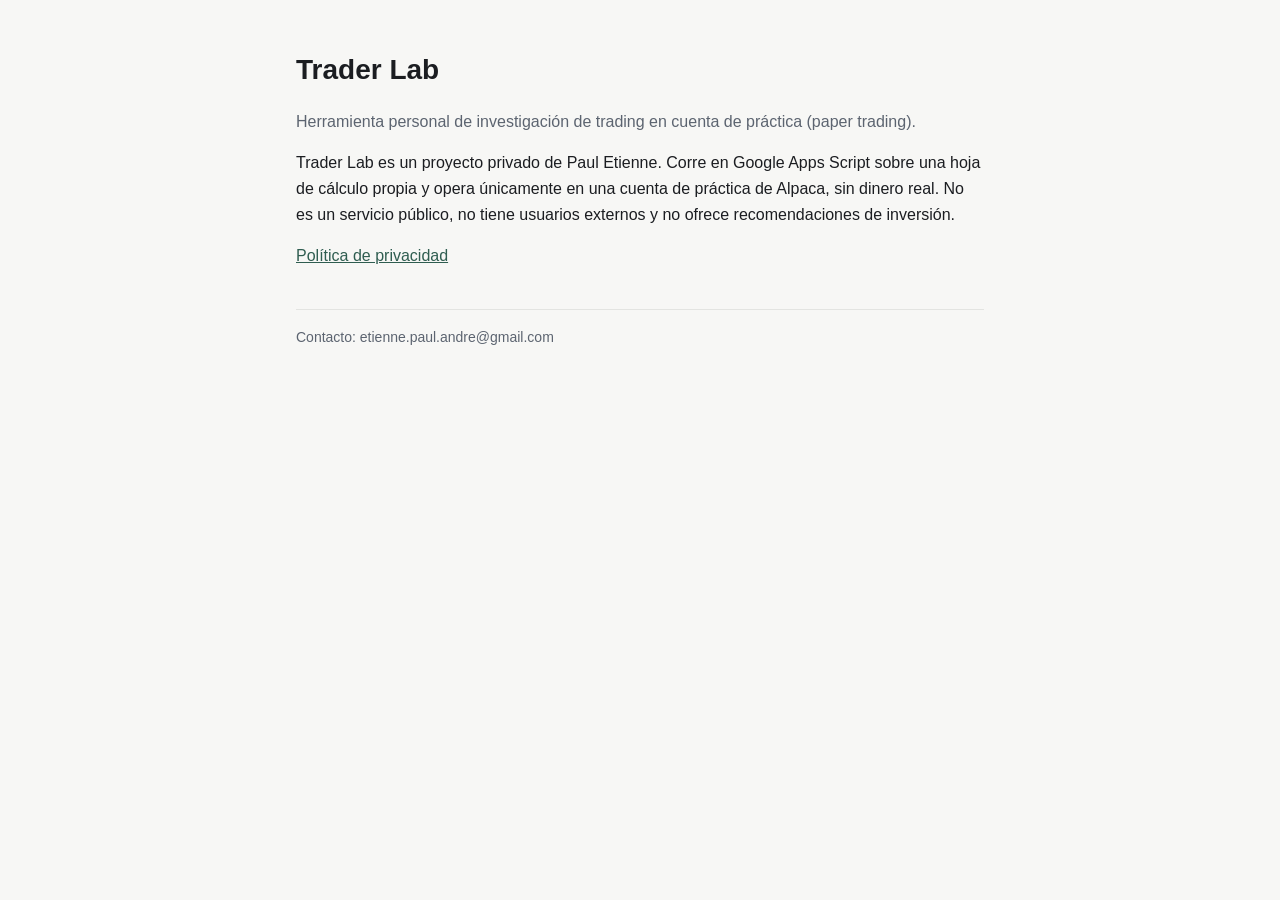
<file: index.html>
<!doctype html>
<html lang="es"><head><meta charset="utf-8"><meta name="viewport" content="width=device-width,initial-scale=1">
<meta name="robots" content="noindex"><title>Trader Lab</title><link rel="stylesheet" href="estilo.css"></head>
<body><main>
<h1>Trader Lab</h1>
<p class="sub">Herramienta personal de investigación de trading en cuenta de práctica (paper trading).</p>
<p>Trader Lab es un proyecto privado de Paul Etienne. Corre en Google Apps Script sobre una hoja de cálculo propia y opera únicamente en una cuenta de práctica de Alpaca, sin dinero real. No es un servicio público, no tiene usuarios externos y no ofrece recomendaciones de inversión.</p>
<p><a href="privacidad.html">Política de privacidad</a></p>
<footer>Contacto: etienne.paul.andre@gmail.com</footer>
</main></body></html>
</file>
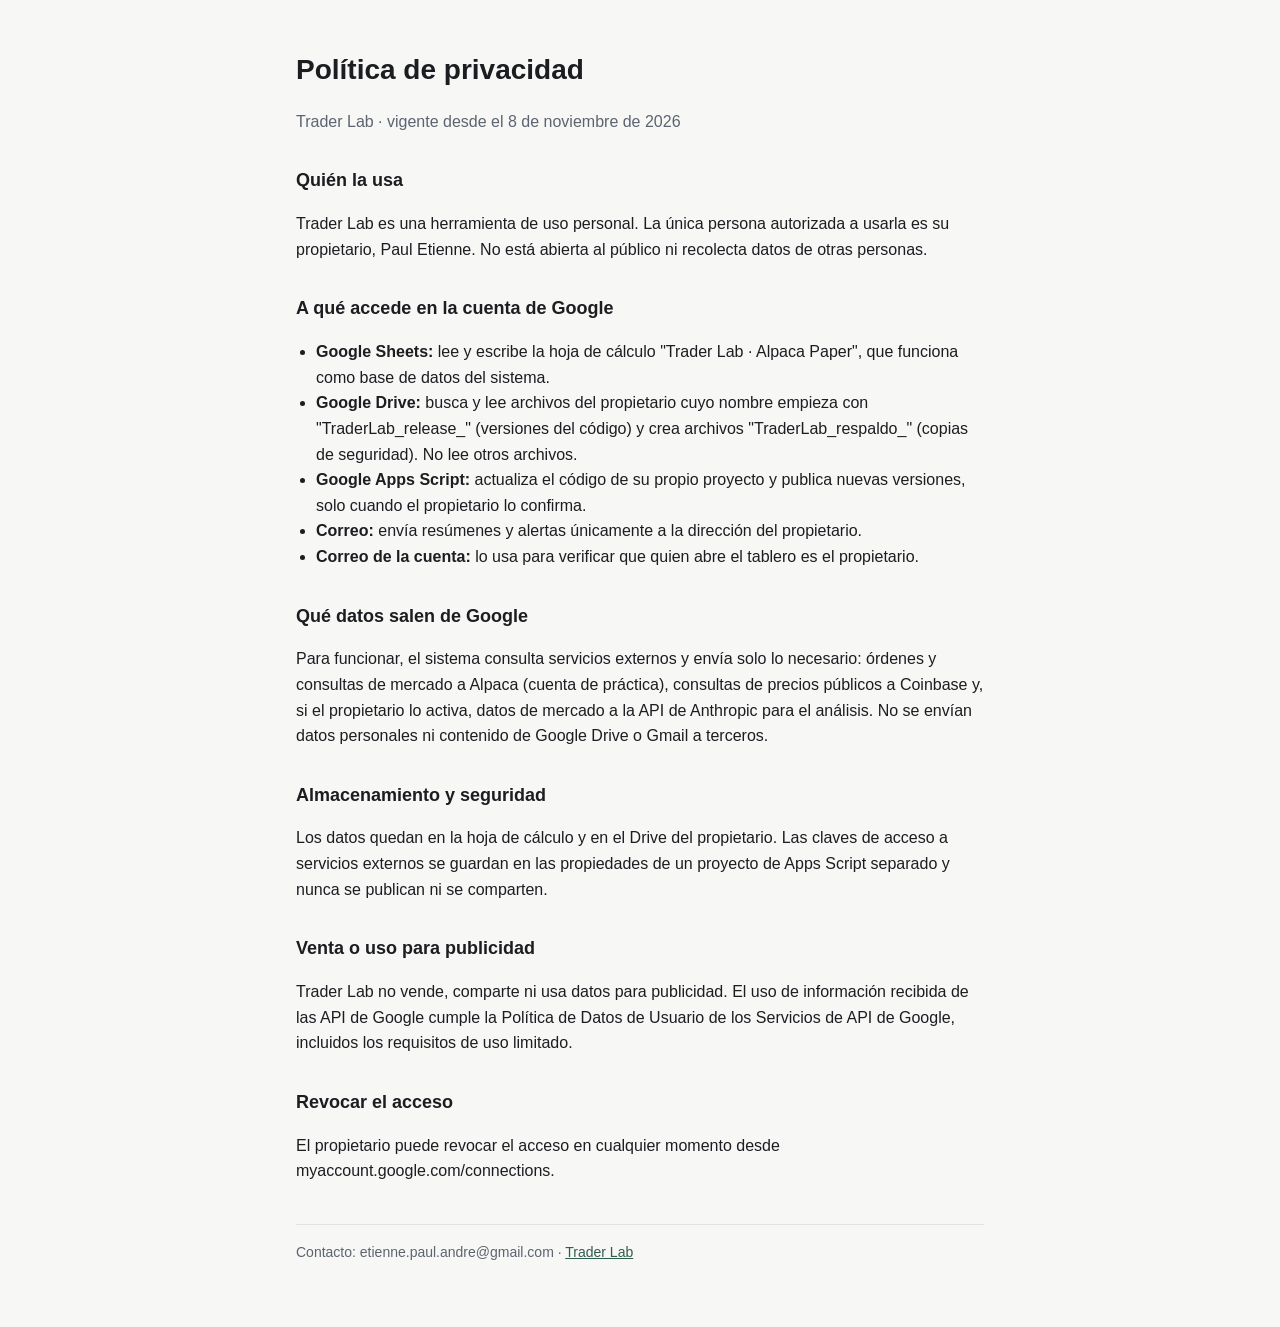
<file: privacidad.html>
<!doctype html>
<html lang="es"><head><meta charset="utf-8"><meta name="viewport" content="width=device-width,initial-scale=1">
<meta name="robots" content="noindex"><title>Privacidad · Trader Lab</title><link rel="stylesheet" href="estilo.css"></head>
<body><main>
<h1>Política de privacidad</h1>
<p class="sub">Trader Lab · vigente desde el 8 de noviembre de 2026</p>

<h2>Quién la usa</h2>
<p>Trader Lab es una herramienta de uso personal. La única persona autorizada a usarla es su propietario, Paul Etienne. No está abierta al público ni recolecta datos de otras personas.</p>

<h2>A qué accede en la cuenta de Google</h2>
<ul>
<li><b>Google Sheets:</b> lee y escribe la hoja de cálculo "Trader Lab · Alpaca Paper", que funciona como base de datos del sistema.</li>
<li><b>Google Drive:</b> busca y lee archivos del propietario cuyo nombre empieza con "TraderLab_release_" (versiones del código) y crea archivos "TraderLab_respaldo_" (copias de seguridad). No lee otros archivos.</li>
<li><b>Google Apps Script:</b> actualiza el código de su propio proyecto y publica nuevas versiones, solo cuando el propietario lo confirma.</li>
<li><b>Correo:</b> envía resúmenes y alertas únicamente a la dirección del propietario.</li>
<li><b>Correo de la cuenta:</b> lo usa para verificar que quien abre el tablero es el propietario.</li>
</ul>

<h2>Qué datos salen de Google</h2>
<p>Para funcionar, el sistema consulta servicios externos y envía solo lo necesario: órdenes y consultas de mercado a Alpaca (cuenta de práctica), consultas de precios públicos a Coinbase y, si el propietario lo activa, datos de mercado a la API de Anthropic para el análisis. No se envían datos personales ni contenido de Google Drive o Gmail a terceros.</p>

<h2>Almacenamiento y seguridad</h2>
<p>Los datos quedan en la hoja de cálculo y en el Drive del propietario. Las claves de acceso a servicios externos se guardan en las propiedades de un proyecto de Apps Script separado y nunca se publican ni se comparten.</p>

<h2>Venta o uso para publicidad</h2>
<p>Trader Lab no vende, comparte ni usa datos para publicidad. El uso de información recibida de las API de Google cumple la Política de Datos de Usuario de los Servicios de API de Google, incluidos los requisitos de uso limitado.</p>

<h2>Revocar el acceso</h2>
<p>El propietario puede revocar el acceso en cualquier momento desde myaccount.google.com/connections.</p>

<footer>Contacto: etienne.paul.andre@gmail.com · <a href="index.html">Trader Lab</a></footer>
</main></body></html>
</file>
<file: estilo.css>
:root{--bg:#f7f7f5;--ink:#1b1d21;--sub:#5c6470;--line:#e3e4e1;--accent:#2f5d50}
@media (prefers-color-scheme:dark){:root{--bg:#15171a;--ink:#ecedef;--sub:#a3a9b2;--line:#2a2e33;--accent:#7fbfa9}}
*{box-sizing:border-box}body{margin:0;background:var(--bg);color:var(--ink);font:16px/1.6 -apple-system,BlinkMacSystemFont,"Segoe UI",Roboto,sans-serif}
main{max-width:720px;margin:0 auto;padding:48px 16px 64px}h1{font-size:28px;margin:0 0 6px}h2{font-size:18px;margin:32px 0 8px}
.sub{color:var(--sub)}a{color:var(--accent)}ul{padding-left:20px}footer{margin-top:40px;padding-top:16px;border-top:1px solid var(--line);color:var(--sub);font-size:14px}
</file>
